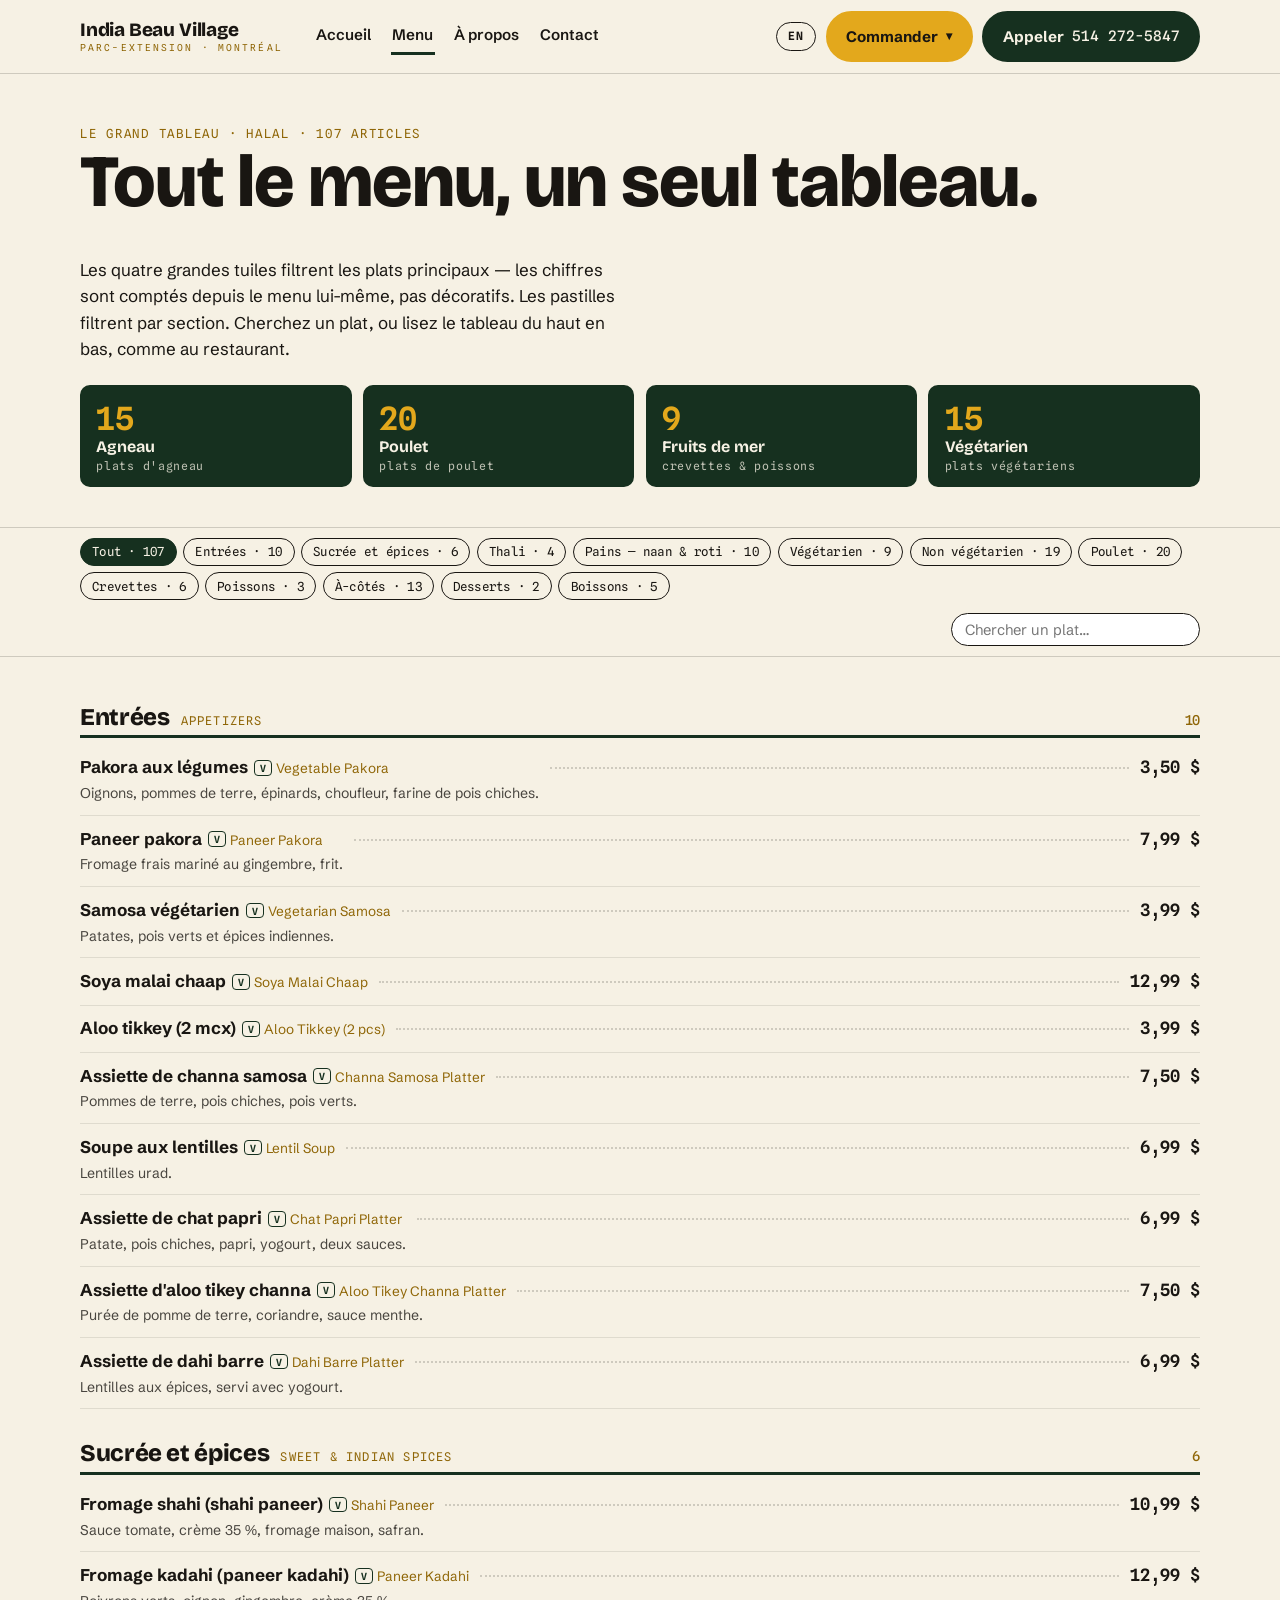
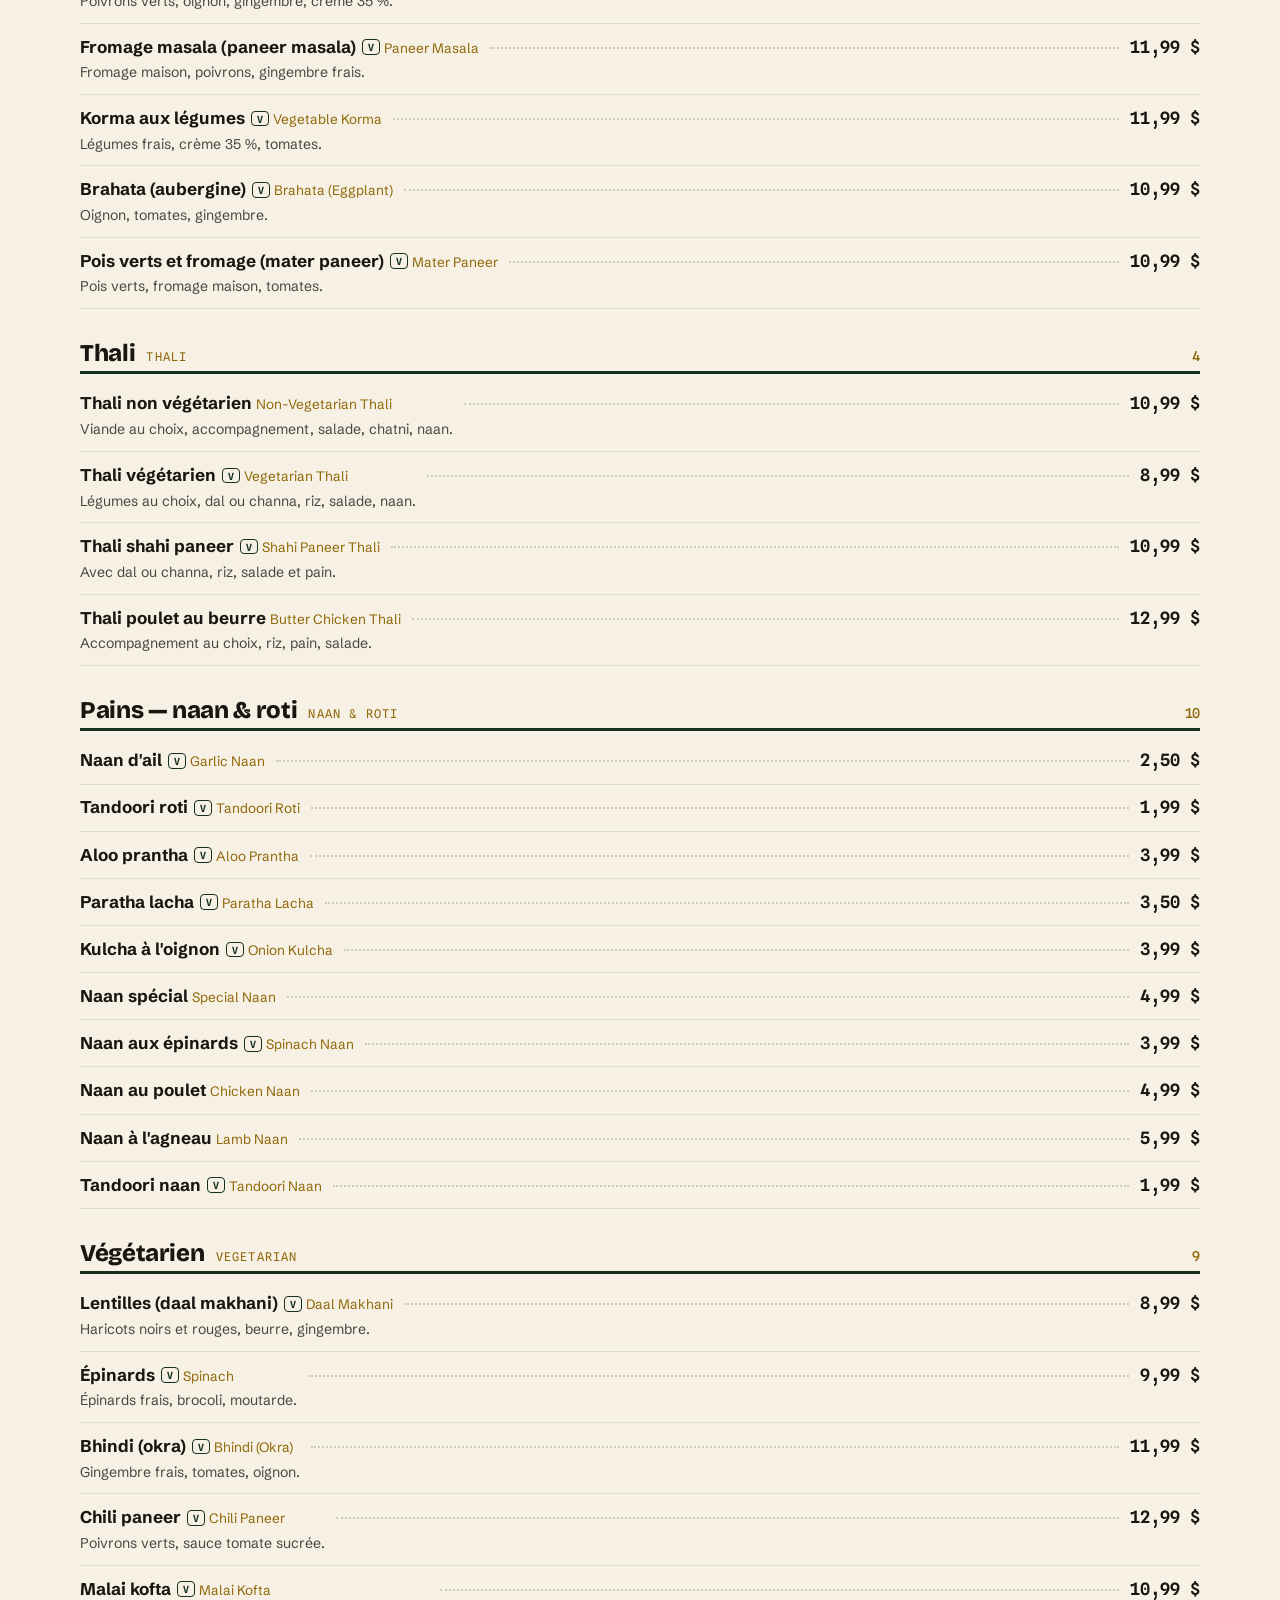
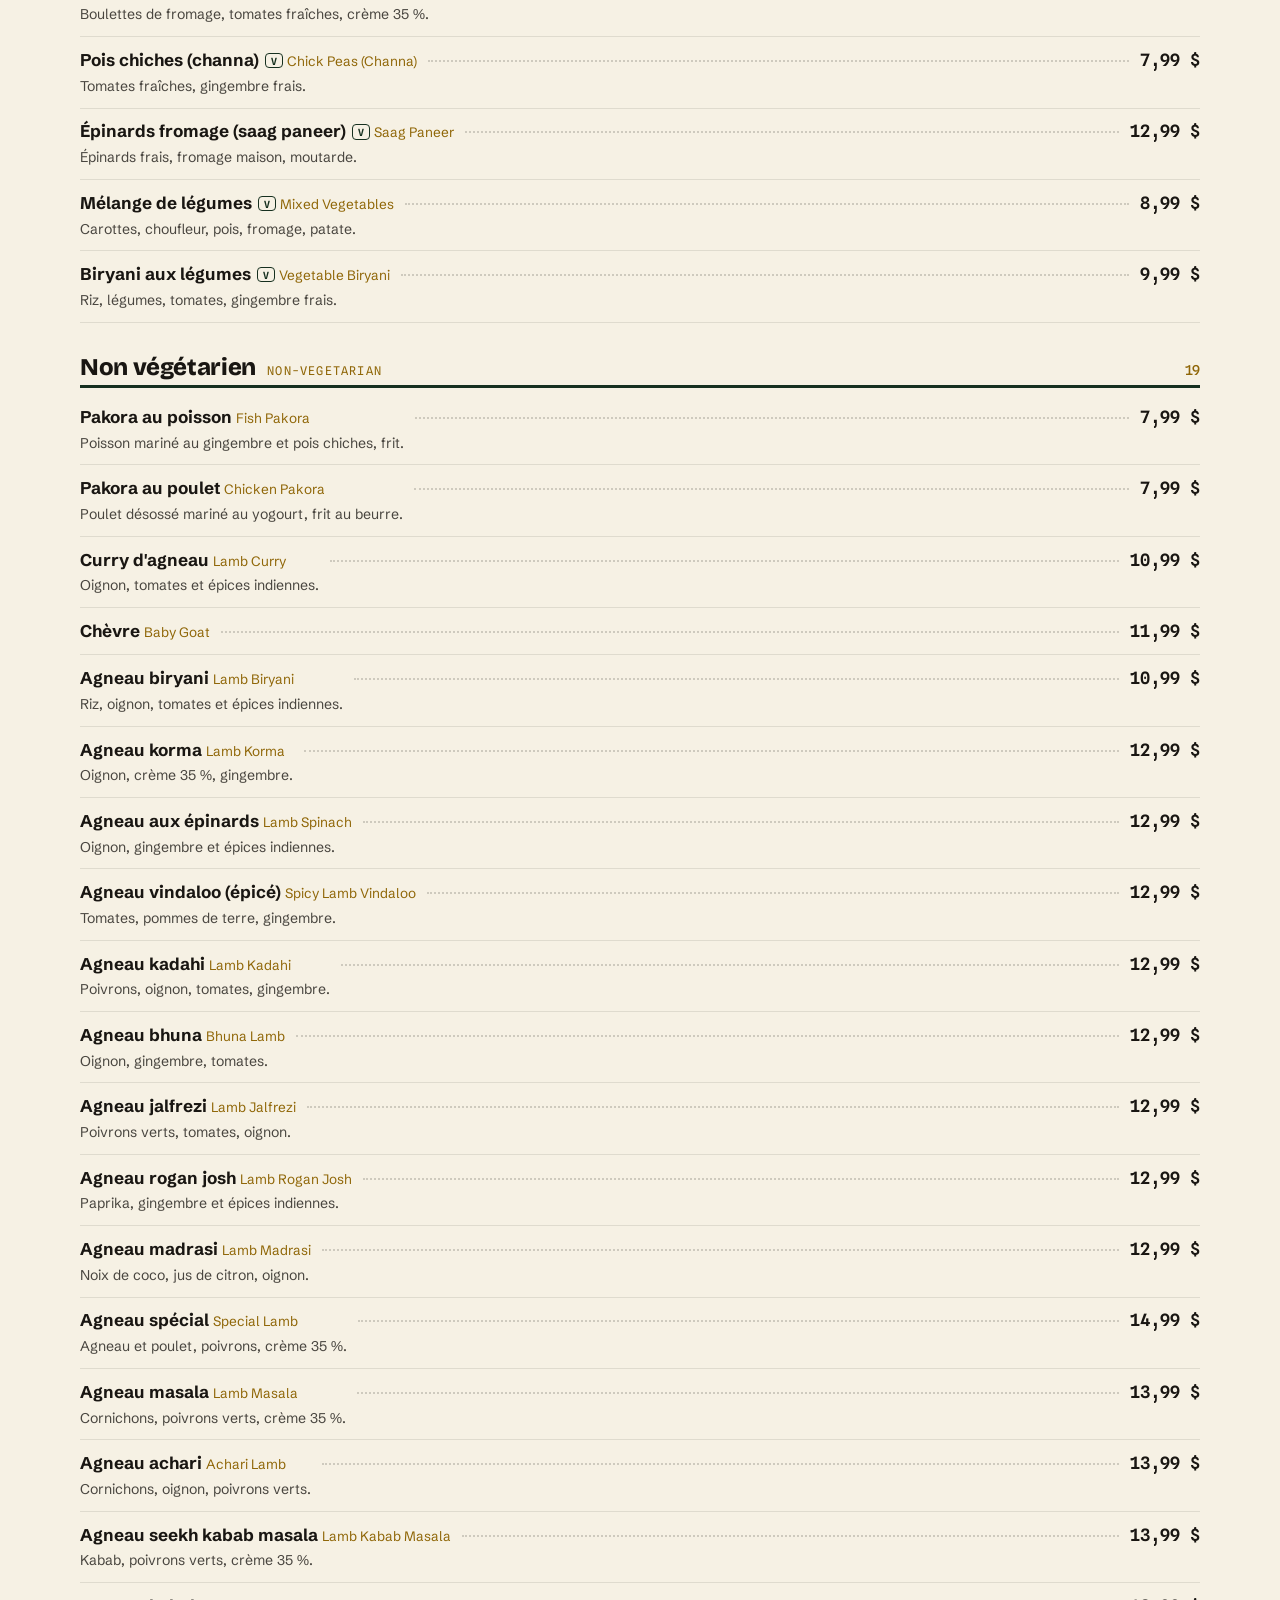
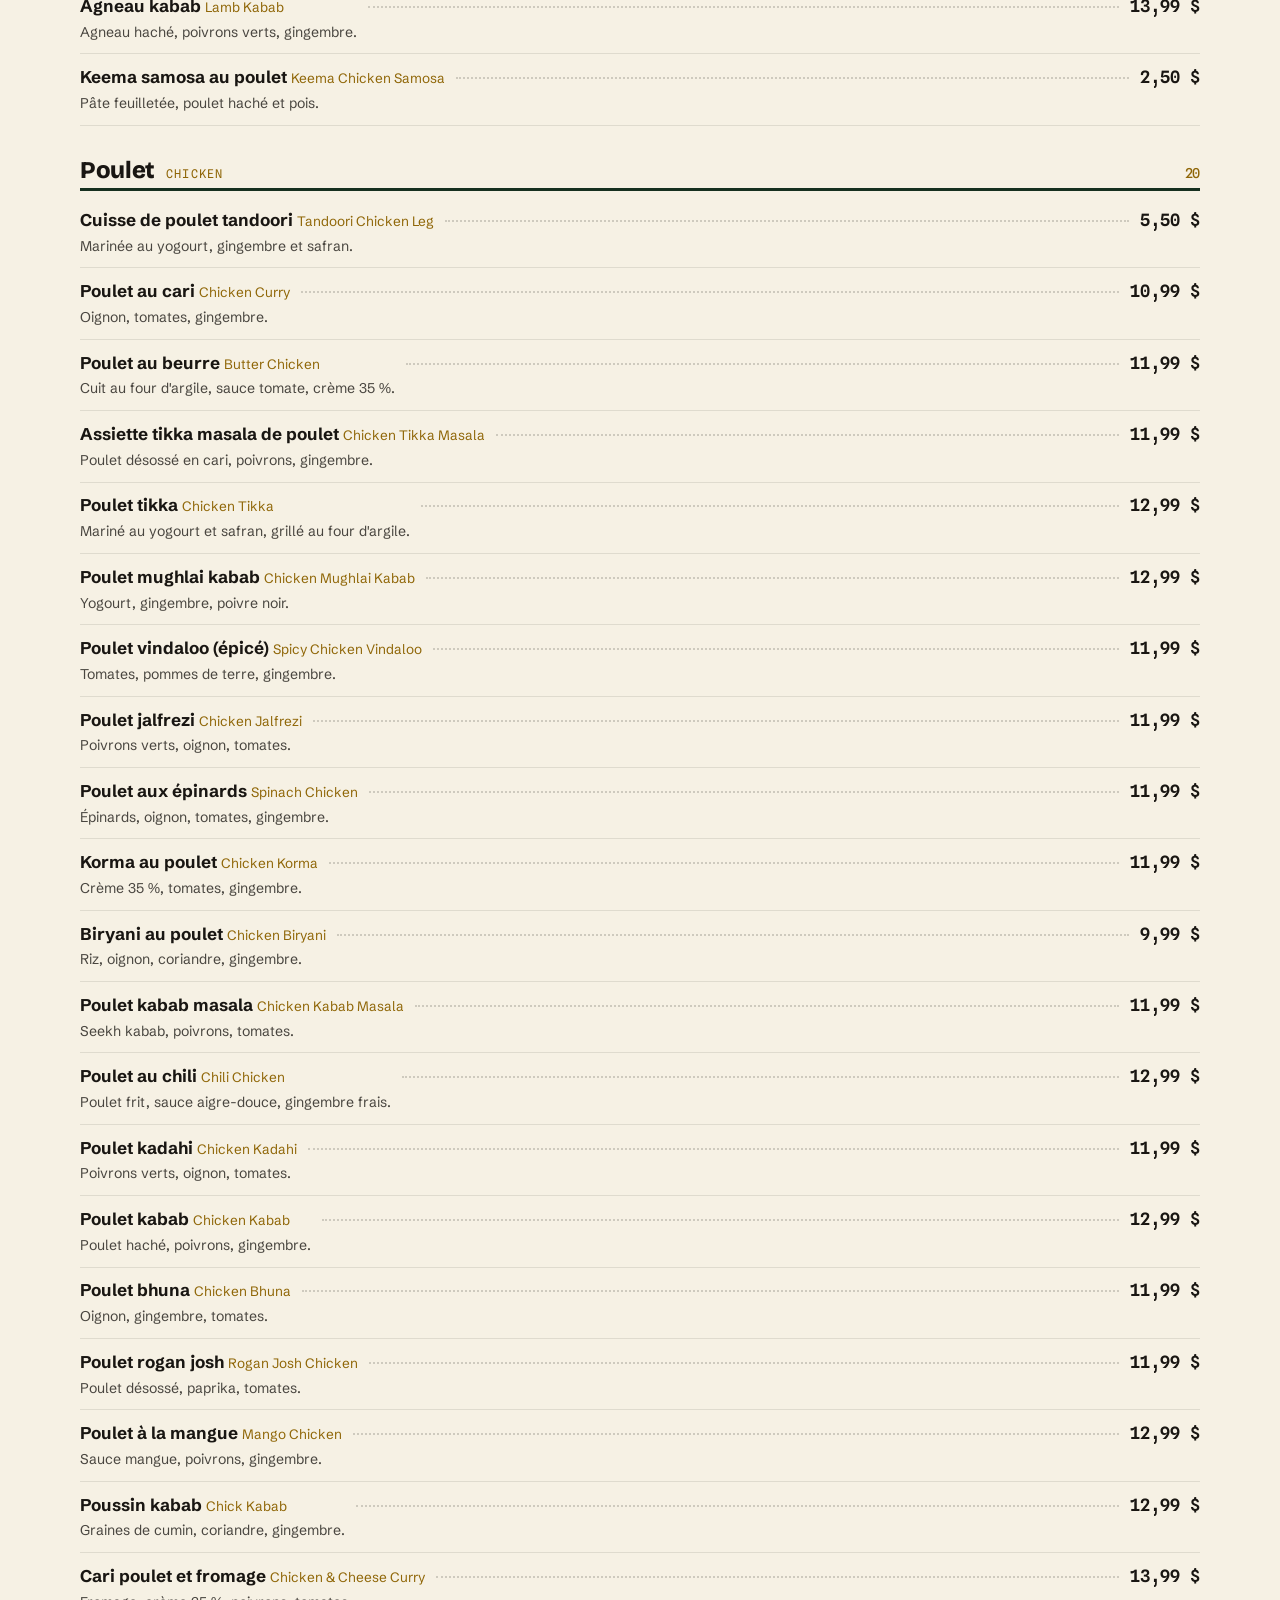
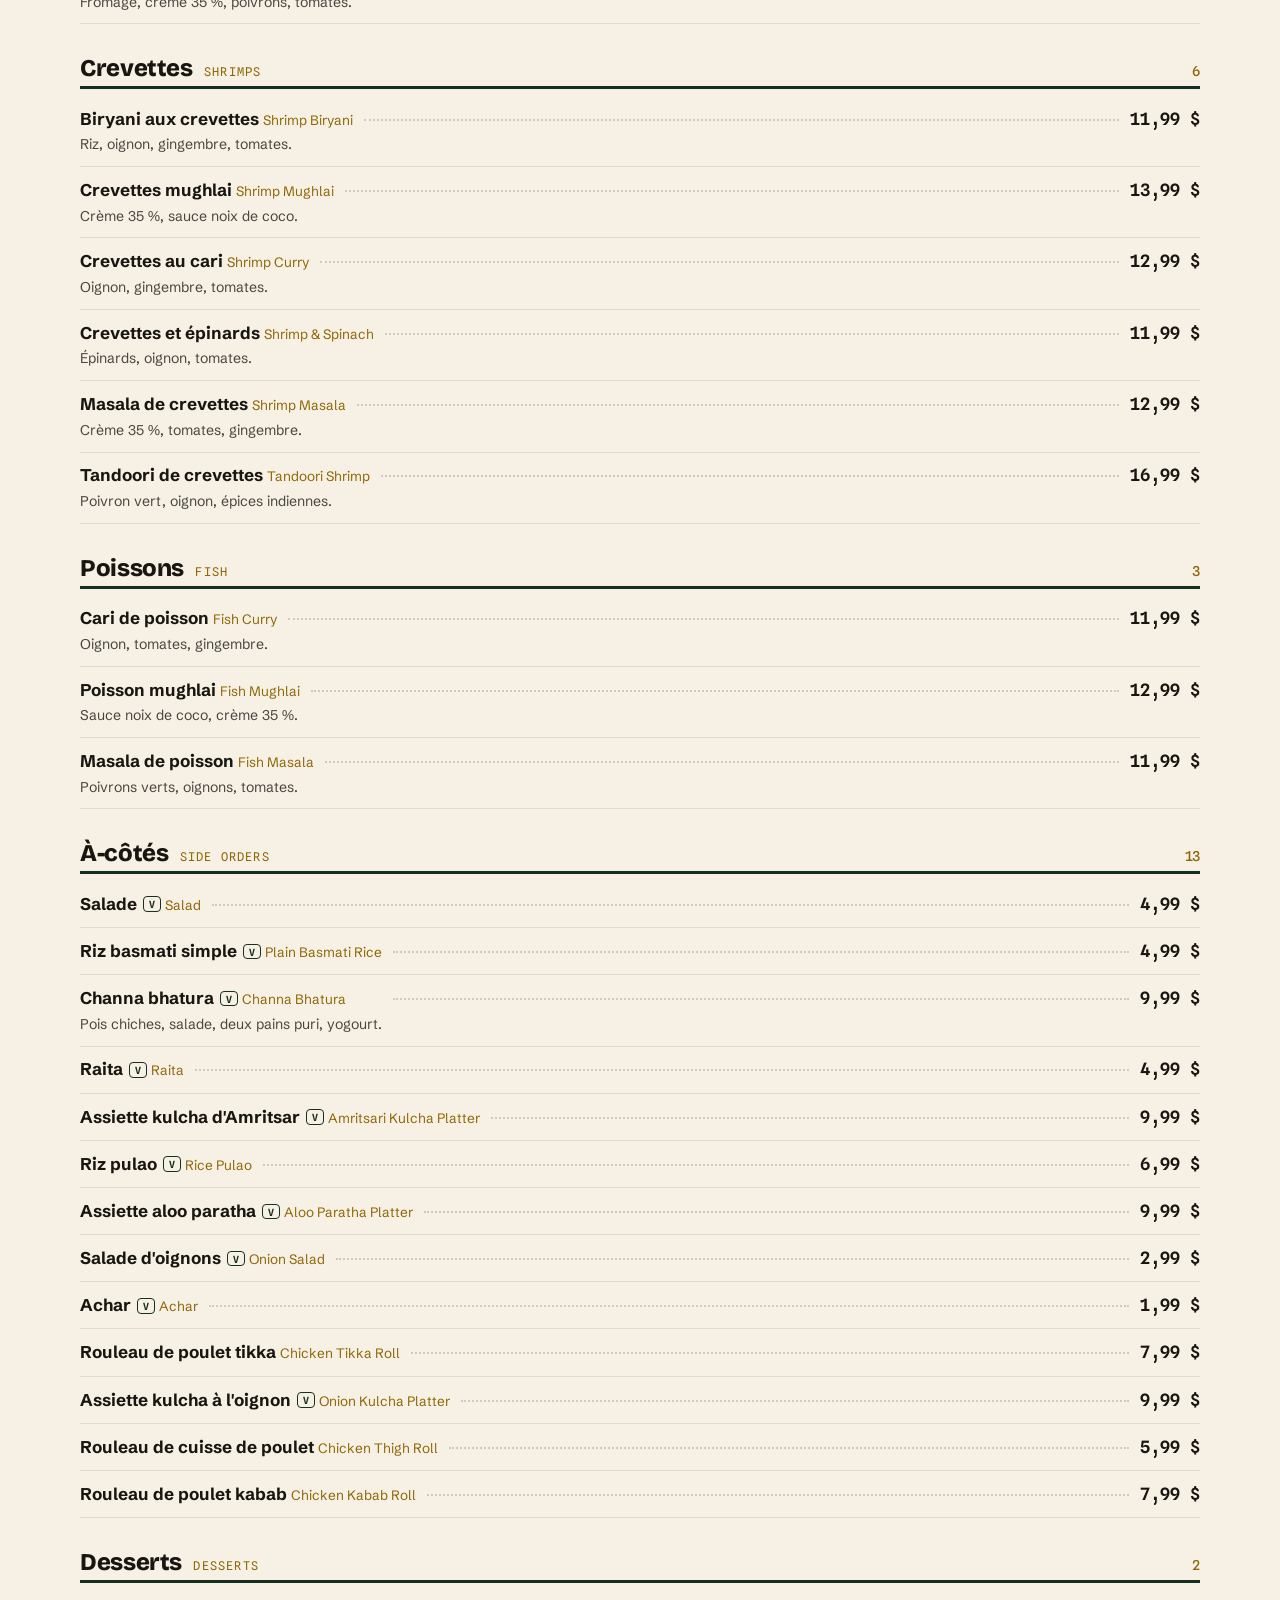
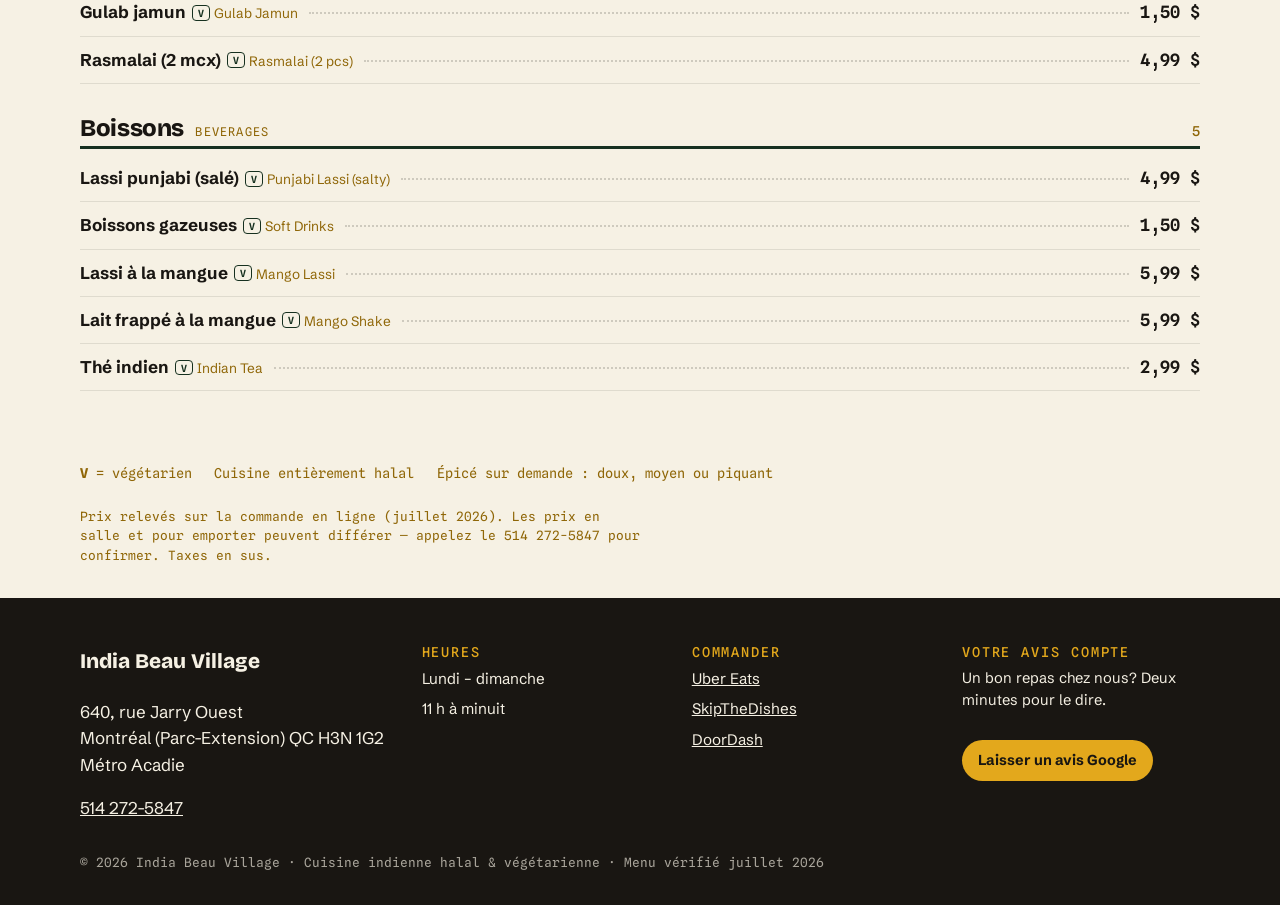
<file: menu.html>
<!DOCTYPE html>
<html lang="fr">
<head>
<meta charset="utf-8">
<meta name="viewport" content="width=device-width, initial-scale=1">
<title>Le grand tableau — menu complet · India Beau Village, Montréal</title>
<meta name="description" content="Le menu complet d'India Beau Village sur un seul tableau : 107 articles, dont 15 plats d'agneau, 20 de poulet, 9 de fruits de mer et 15 végétariens. Prix affichés, filtres par famille. Halal.">
<link rel="canonical" href="https://indiabeauvillage.com/menu.html">
<link rel="alternate" hreflang="fr-CA" href="https://indiabeauvillage.com/menu.html">
<link rel="alternate" hreflang="en-CA" href="https://indiabeauvillage.com/en/menu.html">
<link rel="alternate" hreflang="x-default" href="https://indiabeauvillage.com/menu.html">
<meta property="og:title" content="Le grand tableau — India Beau Village">
<meta property="og:description" content="107 articles, 59 plats principaux : agneau 15 · poulet 20 · fruits de mer 9 · végétarien 15. Halal, tout est là, tout est affiché.">
<meta property="og:type" content="website">
<meta property="og:image" content="https://portal.restodata.ca/india-beau-village/gallery/images/01_india-beau-_532-2024-12-05.jpg">
<meta property="og:image:width" content="1050">
<meta property="og:image:height" content="1400">
<meta property="og:url" content="https://indiabeauvillage.com/menu.html">
<link rel="preconnect" href="https://fonts.googleapis.com">
<link rel="preconnect" href="https://fonts.gstatic.com" crossorigin>
<link href="https://fonts.googleapis.com/css2?family=Bricolage+Grotesque:opsz,wght@12..96,700;12..96,800&family=Schibsted+Grotesk:wght@400;600;700&family=Spline+Sans+Mono:wght@400;500;600&display=swap" rel="stylesheet">
<link rel="stylesheet" href="assets/styles.css">
</head>
<body>
<a class="skip-link" href="#board">Aller au tableau</a>

<header class="site-header">
  <div class="wrap bar">
    <a class="brand" href="index.html">India Beau Village<small>Parc-Extension · Montréal</small></a>
    <nav class="site-nav" aria-label="Navigation principale">
      <a href="index.html">Accueil</a>
      <a href="menu.html" aria-current="page">Menu</a>
      <a href="a-propos.html">À propos</a>
      <a href="contact.html">Contact</a>
    </nav>
    <div class="header-cta">
      <a class="lang-switch" href="en/menu.html" hreflang="en-CA" lang="en" title="English">EN</a>
      <details class="dd">
        <summary aria-haspopup="menu">Commander</summary>
        <div class="dd-menu" role="menu">
          <a role="menuitem" href="https://www.ubereats.com/ca/store/indian-beau-village-640-rue-jarry/Z01CiQ7zXYykprTs0-Y7PA">Uber&nbsp;Eats <small>livraison</small></a>
          <a role="menuitem" href="https://www.skipthedishes.com/india-beau-village-rue-jarry-o">SkipTheDishes <small>livraison</small></a>
          <a role="menuitem" href="https://www.doordash.com/en-CA/store/india-beau-village-montreal-24800789/">DoorDash <small>livraison</small></a>
        </div>
      </details>
      <a class="btn btn--solid btn-call" href="tel:+15142725847">
        <span class="lbl">Appeler</span> <span class="num">514 272-5847</span>
      </a>
    </div>
  </div>
</header>

<main>
  <section class="board-hero">
    <div class="wrap">
      <span class="eyebrow">le grand tableau · halal · <span data-total>107</span> articles</span>
      <h1>Tout le menu, un seul tableau.</h1>
      <p>Les quatre grandes tuiles filtrent les plats principaux — les chiffres sont comptés depuis le menu lui-même, pas décoratifs. Les pastilles filtrent par section. Cherchez un plat, ou lisez le tableau du haut en bas, comme au restaurant.</p>
      <div class="board-tiles" data-tiles role="group" aria-label="Filtrer par grande famille"></div>
    </div>
  </section>

  <div class="board-toolbar">
    <div class="wrap inner">
      <div class="chips" data-chips role="group" aria-label="Filtrer par section"></div>
      <input class="board-search" id="board-search" type="search"
             placeholder="Chercher un plat…" aria-label="Chercher un plat">
    </div>
  </div>

  <div class="wrap board" id="board" aria-live="polite"></div>

  <div class="wrap">
    <p class="board-empty">Aucun plat ne correspond — effacez la recherche ou choisissez « Tout ».</p>
    <div class="board-legend">
      <span><strong>V</strong> = végétarien</span>
      <span>Cuisine entièrement halal</span>
      <span>Épicé sur demande : doux, moyen ou piquant</span>
    </div>
    <p class="board-note">Prix relevés sur la commande en ligne (juillet 2026). Les prix en salle et pour emporter peuvent différer — appelez le 514 272-5847 pour confirmer. Taxes en sus.</p>
  </div>
</main>

<footer class="site-footer">
  <div class="wrap footer-grid">
    <div>
      <p class="footer-brand">India Beau Village</p>
      <p>640, rue Jarry Ouest<br>Montréal (Parc-Extension) QC&nbsp;H3N&nbsp;1G2<br>Métro Acadie</p>
      <a href="tel:+15142725847">514 272-5847</a>
    </div>
    <div>
      <h3>Heures</h3>
      <ul>
        <li>Lundi – dimanche</li>
        <li>11 h à minuit</li>
      </ul>
    </div>
    <div>
      <h3>Commander</h3>
      <ul>
        <li><a href="https://www.ubereats.com/ca/store/indian-beau-village-640-rue-jarry/Z01CiQ7zXYykprTs0-Y7PA">Uber Eats</a></li>
        <li><a href="https://www.skipthedishes.com/india-beau-village-rue-jarry-o">SkipTheDishes</a></li>
        <li><a href="https://www.doordash.com/en-CA/store/india-beau-village-montreal-24800789/">DoorDash</a></li>
      </ul>
    </div>
    <div>
      <h3>Votre avis compte</h3>
      <p style="font-size:.92rem;max-width:26ch">Un bon repas chez nous? Deux minutes pour le dire.</p>
      <a class="review-cta" href="https://search.google.com/local/writereview?placeid=ChIJ2wLiqgYZyUwRs9xaQzEEtgk">Laisser un avis Google</a>
    </div>
  </div>
  <div class="wrap footer-note">
    © <span data-year>2026</span> India Beau Village · Cuisine indienne halal &amp; végétarienne · Menu vérifié juillet 2026
  </div>
</footer>

<script src="assets/menu-data.js"></script>
<script src="assets/site.js"></script>
</body>
</html>
</file>
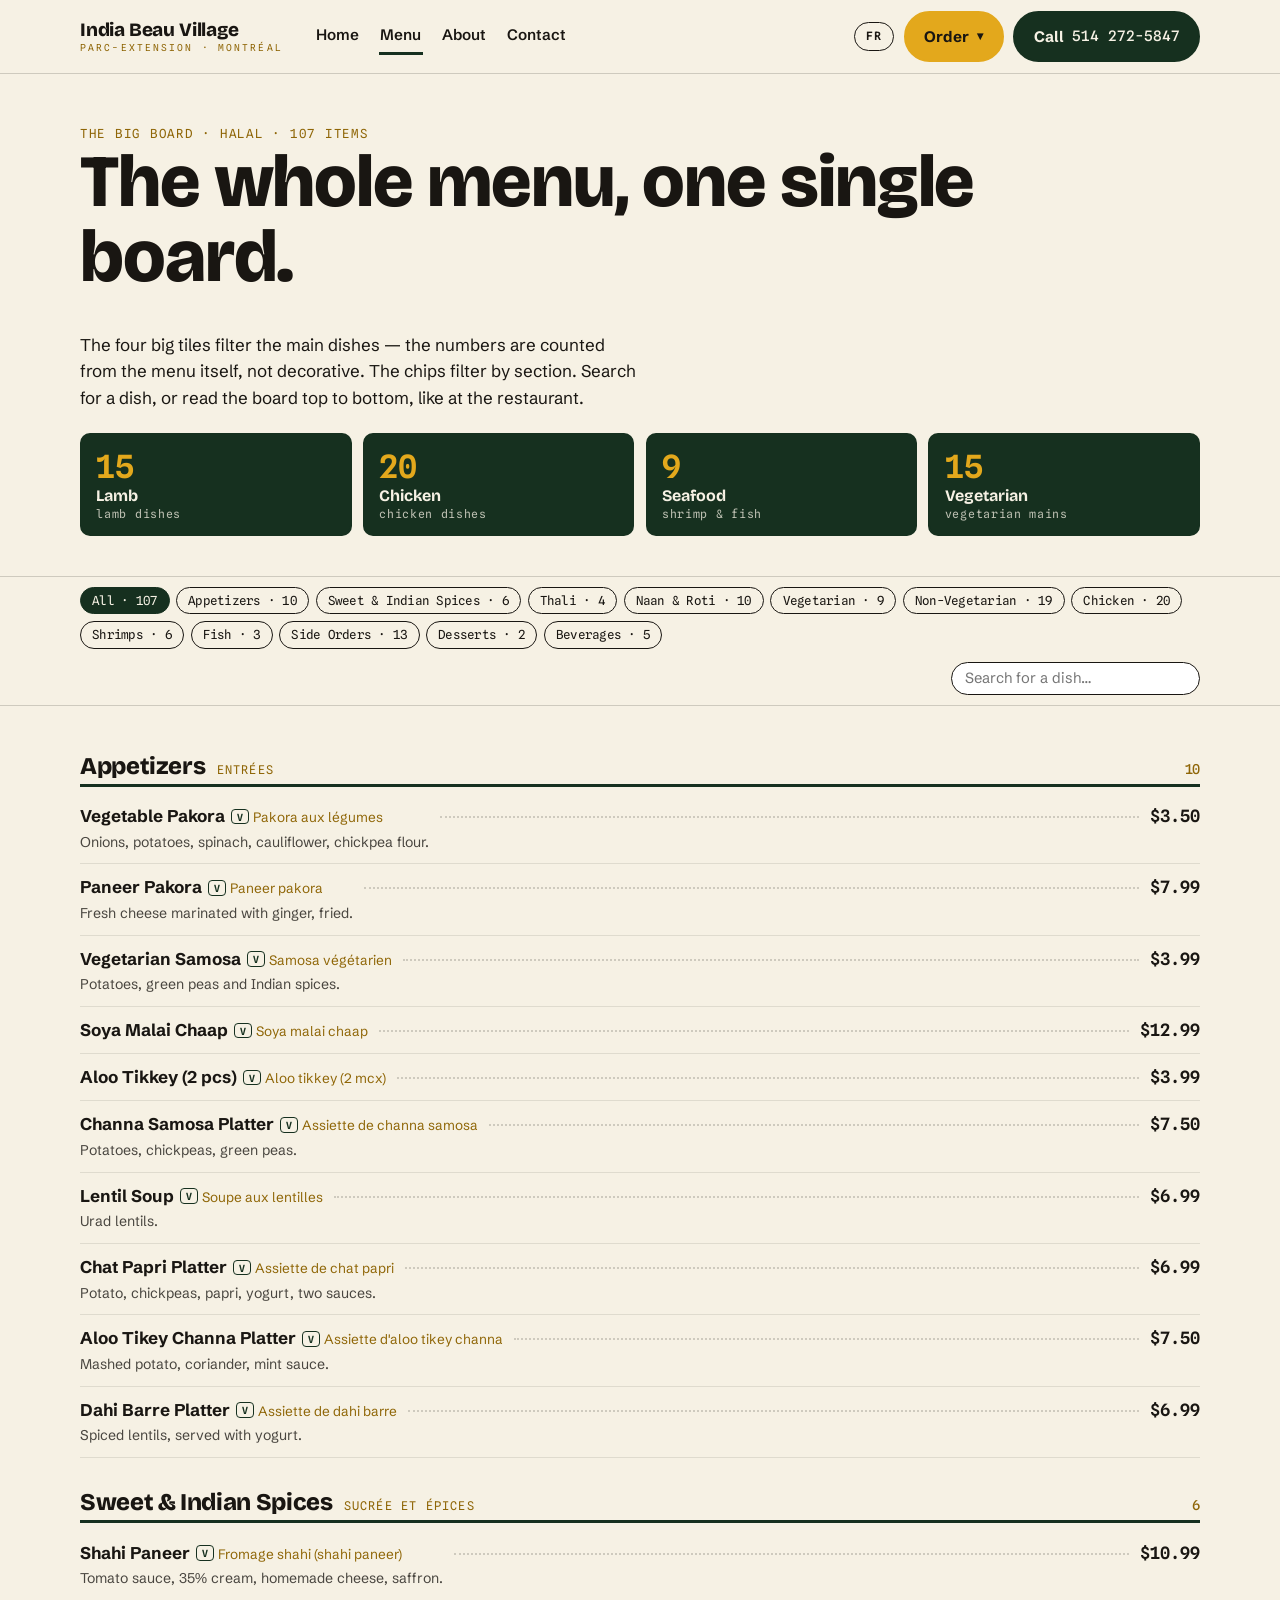
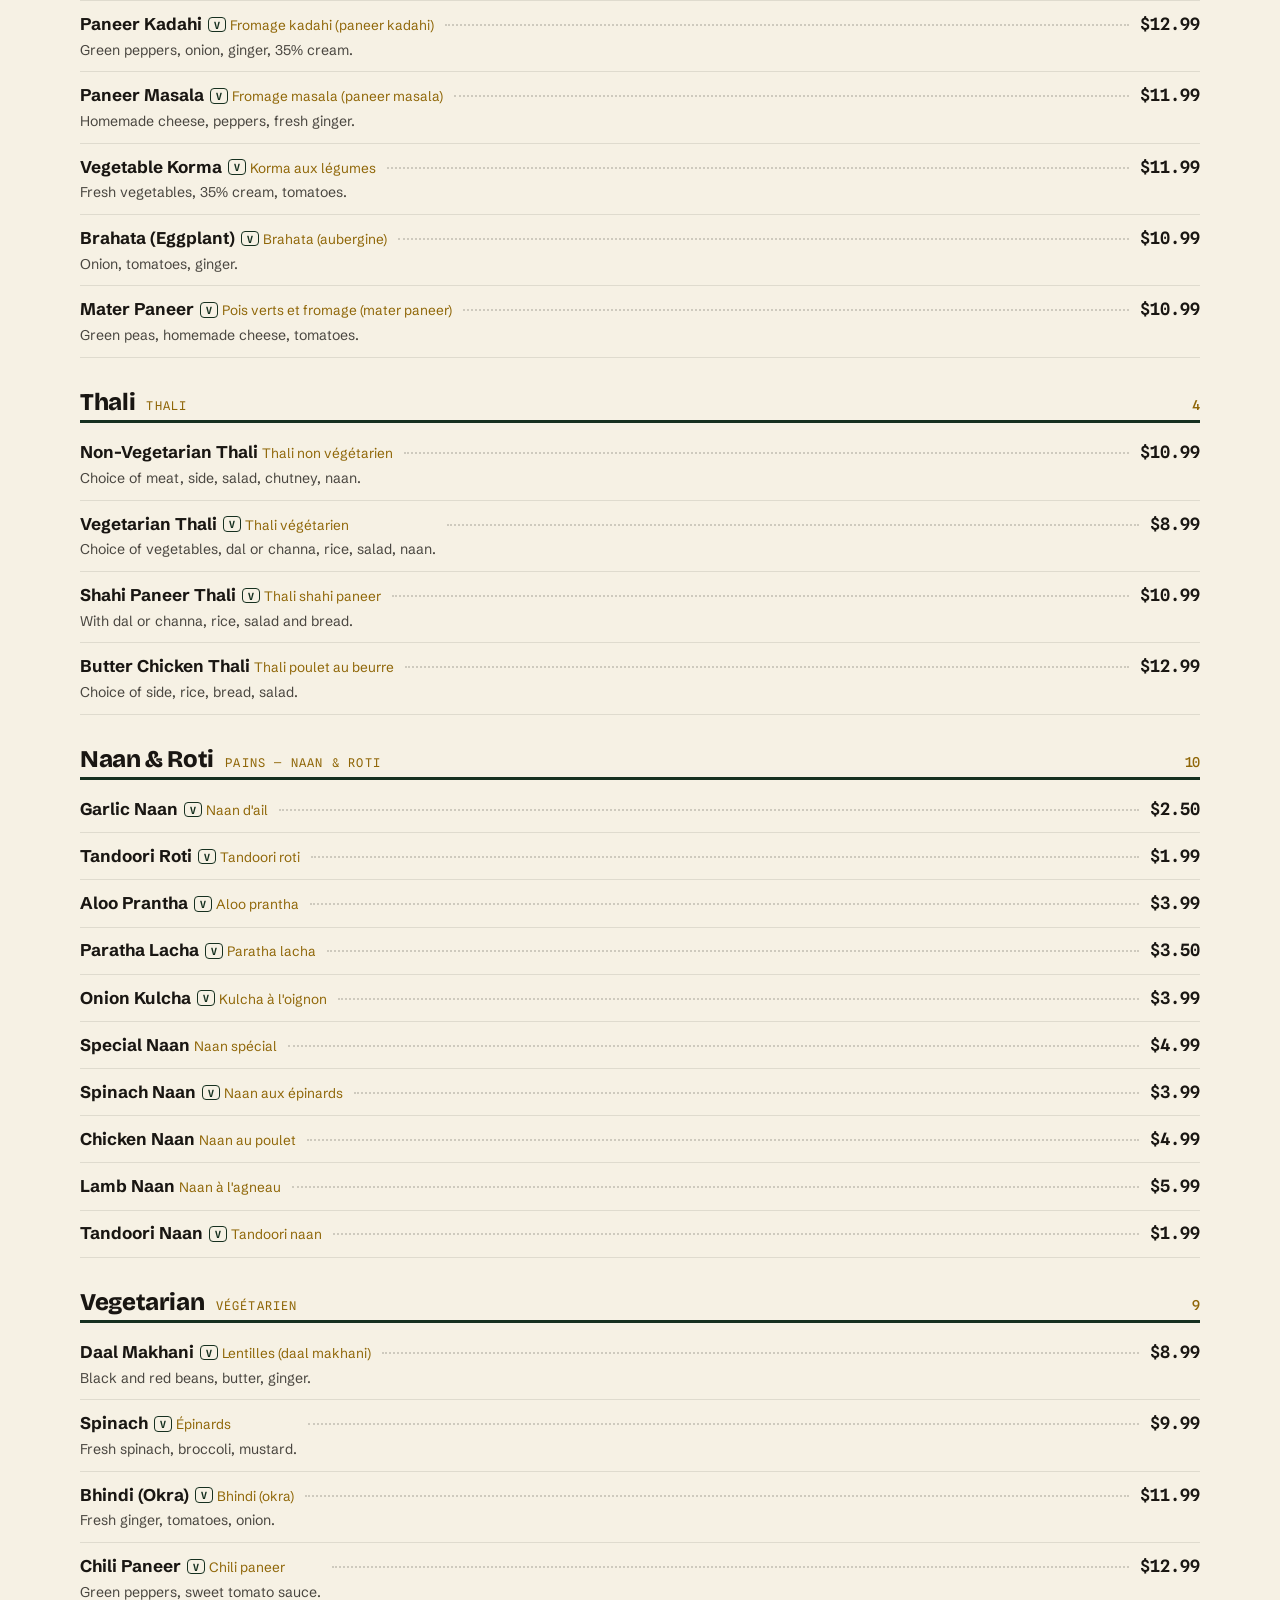
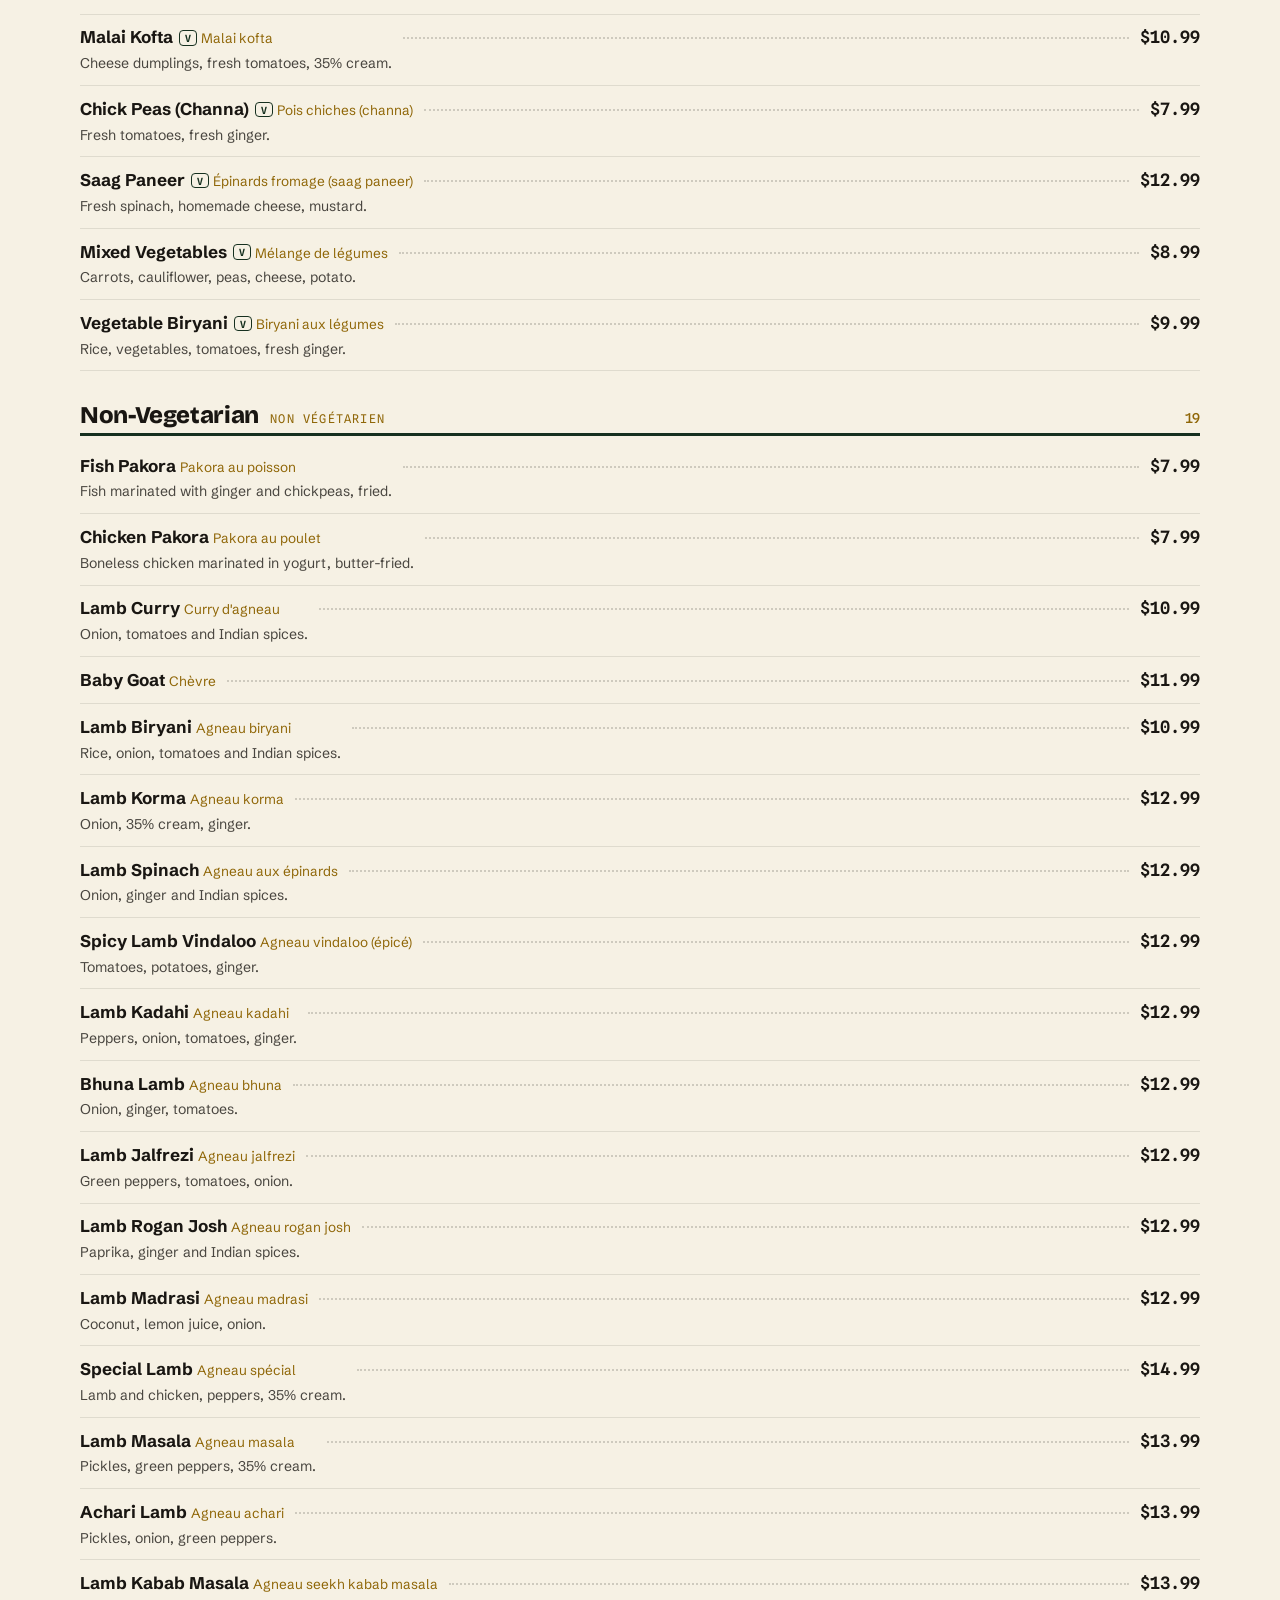
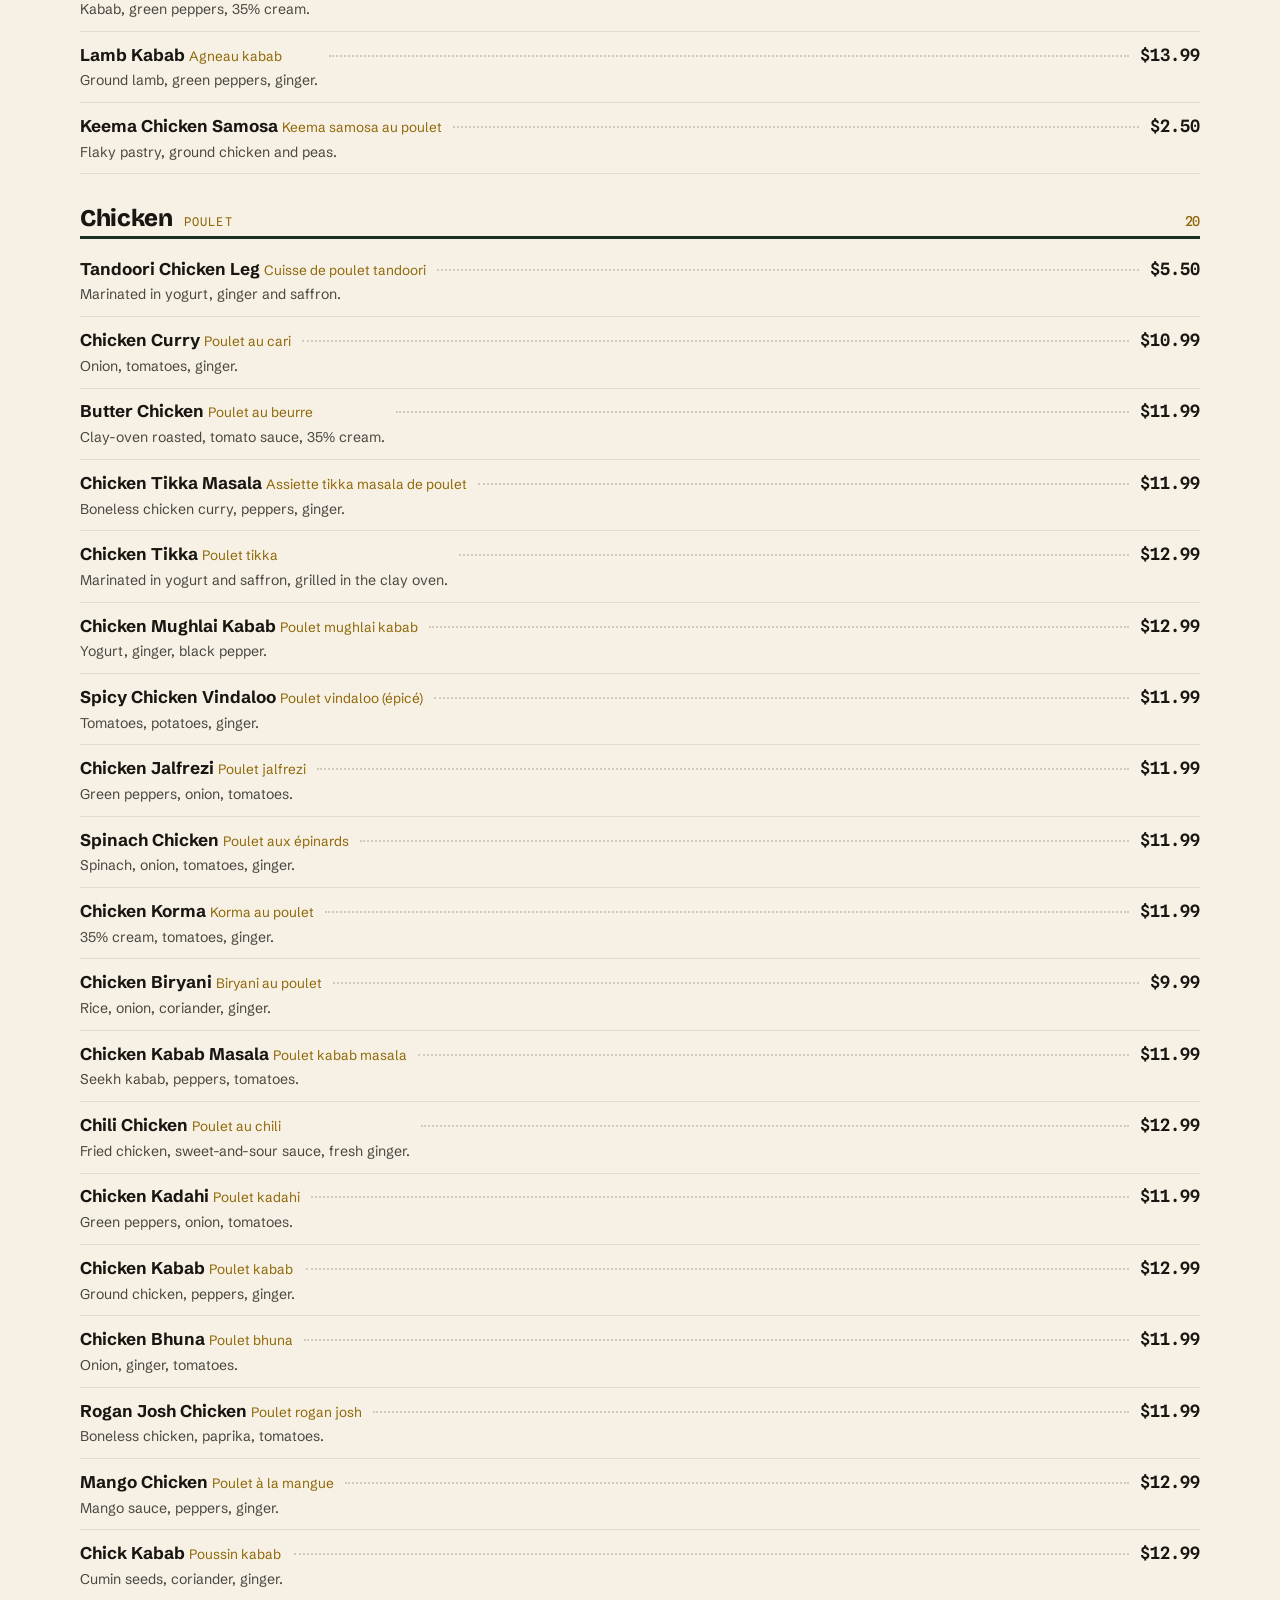
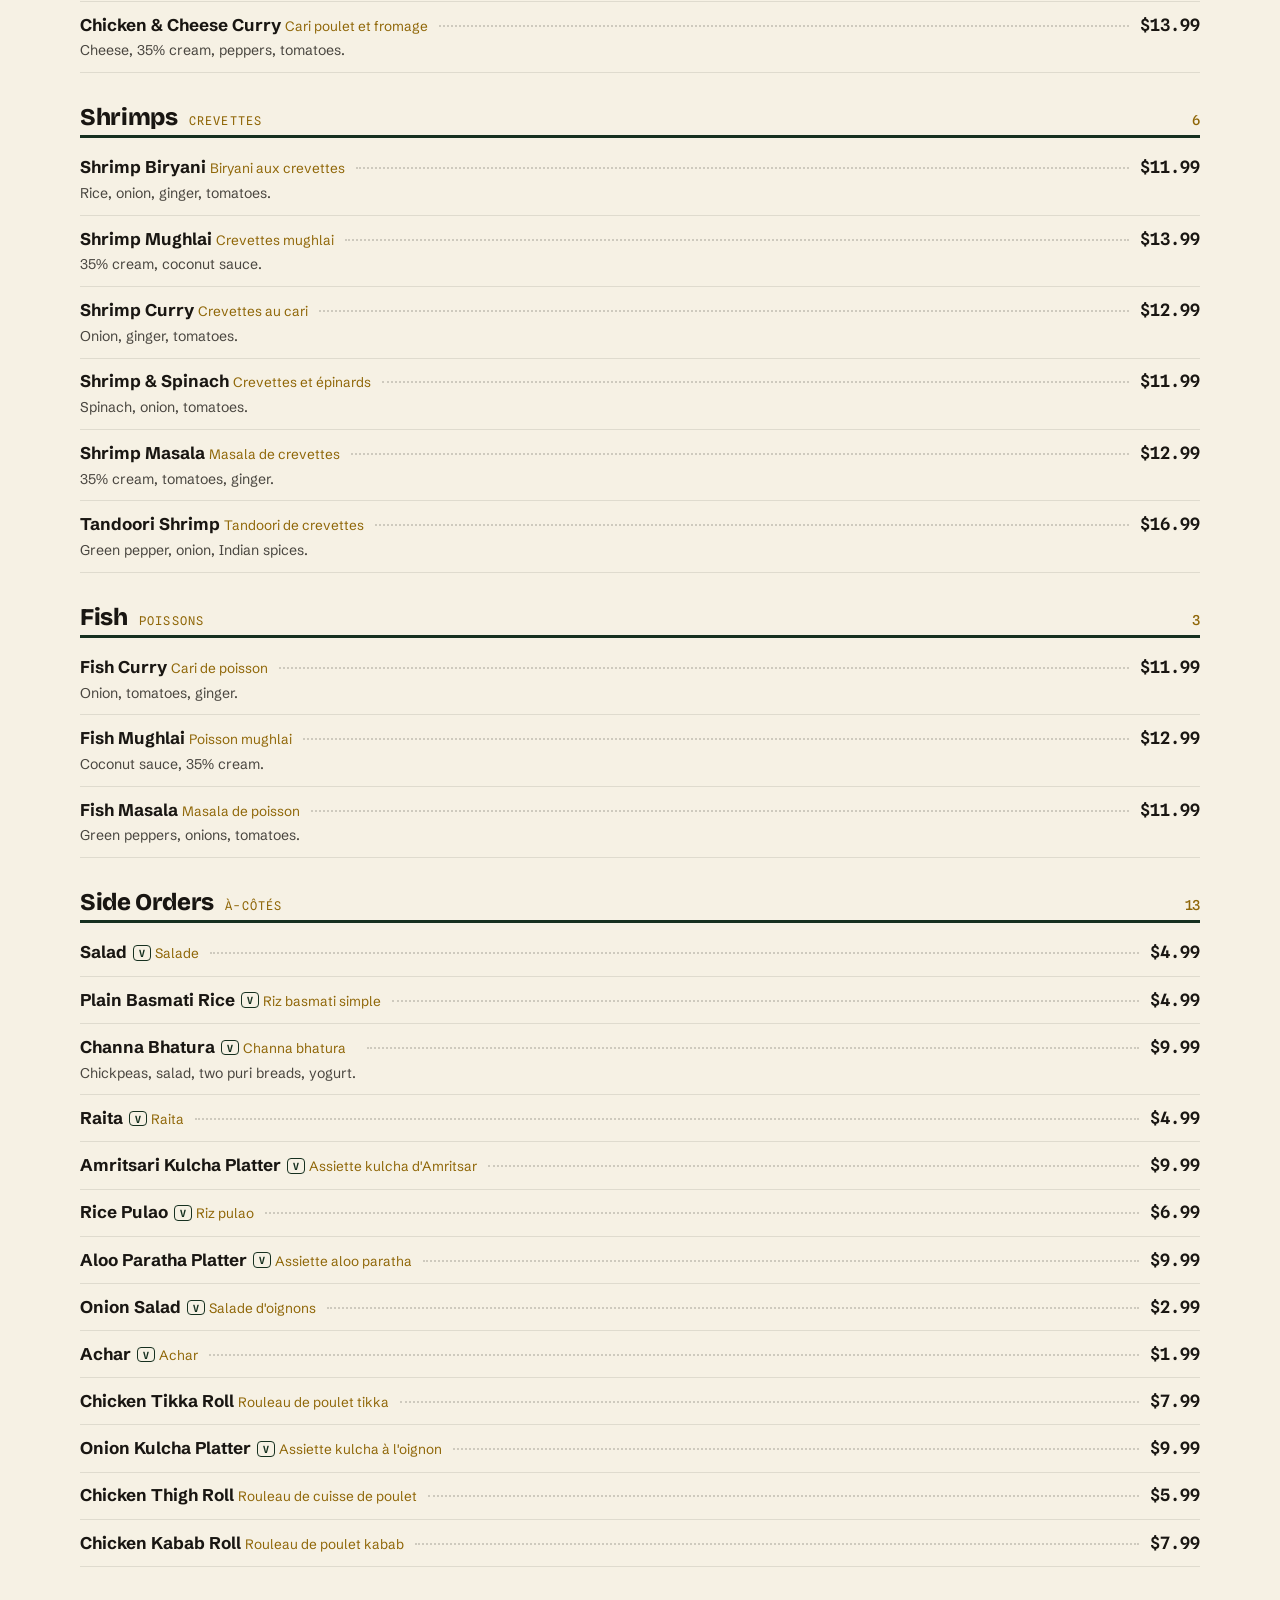
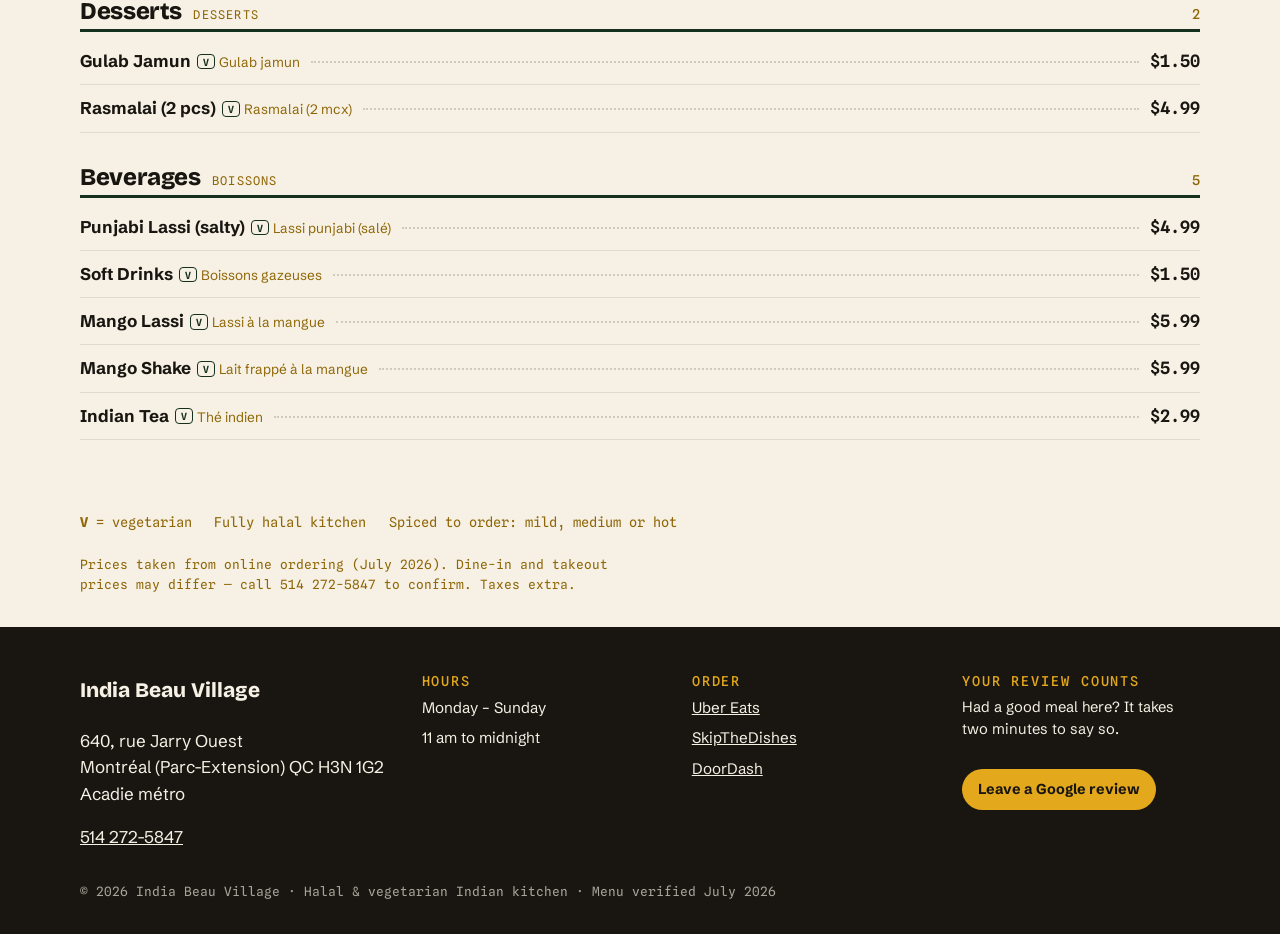
<file: en/menu.html>
<!DOCTYPE html>
<html lang="en">
<head>
<meta charset="utf-8">
<meta name="viewport" content="width=device-width, initial-scale=1">
<title>The big board — full menu · India Beau Village, Montréal</title>
<meta name="description" content="India Beau Village's full menu on a single board: 107 items, including 15 lamb dishes, 20 chicken, 9 seafood and 15 vegetarian. Prices shown, filters by family. Halal.">
<link rel="canonical" href="https://indiabeauvillage.com/en/menu.html">
<link rel="alternate" hreflang="fr-CA" href="https://indiabeauvillage.com/menu.html">
<link rel="alternate" hreflang="en-CA" href="https://indiabeauvillage.com/en/menu.html">
<link rel="alternate" hreflang="x-default" href="https://indiabeauvillage.com/menu.html">
<meta property="og:title" content="The big board — India Beau Village">
<meta property="og:description" content="107 items, 59 main dishes: lamb 15 · chicken 20 · seafood 9 · vegetarian 15. Halal — it's all there, all priced.">
<meta property="og:type" content="website">
<meta property="og:image" content="https://portal.restodata.ca/india-beau-village/gallery/images/01_india-beau-_532-2024-12-05.jpg">
<meta property="og:image:width" content="1050">
<meta property="og:image:height" content="1400">
<meta property="og:url" content="https://indiabeauvillage.com/en/menu.html">
<link rel="preconnect" href="https://fonts.googleapis.com">
<link rel="preconnect" href="https://fonts.gstatic.com" crossorigin>
<link href="https://fonts.googleapis.com/css2?family=Bricolage+Grotesque:opsz,wght@12..96,700;12..96,800&family=Schibsted+Grotesk:wght@400;600;700&family=Spline+Sans+Mono:wght@400;500;600&display=swap" rel="stylesheet">
<link rel="stylesheet" href="../assets/styles.css">
</head>
<body>
<a class="skip-link" href="#board">Skip to the board</a>

<header class="site-header">
  <div class="wrap bar">
    <a class="brand" href="index.html">India Beau Village<small>Parc-Extension · Montréal</small></a>
    <nav class="site-nav" aria-label="Main navigation">
      <a href="index.html">Home</a>
      <a href="menu.html" aria-current="page">Menu</a>
      <a href="about.html">About</a>
      <a href="contact.html">Contact</a>
    </nav>
    <div class="header-cta">
      <a class="lang-switch" href="../menu.html" hreflang="fr-CA" lang="fr" title="Français">FR</a>
      <details class="dd">
        <summary aria-haspopup="menu">Order</summary>
        <div class="dd-menu" role="menu">
          <a role="menuitem" href="https://www.ubereats.com/ca/store/indian-beau-village-640-rue-jarry/Z01CiQ7zXYykprTs0-Y7PA">Uber&nbsp;Eats <small>delivery</small></a>
          <a role="menuitem" href="https://www.skipthedishes.com/india-beau-village-rue-jarry-o">SkipTheDishes <small>delivery</small></a>
          <a role="menuitem" href="https://www.doordash.com/en-CA/store/india-beau-village-montreal-24800789/">DoorDash <small>delivery</small></a>
        </div>
      </details>
      <a class="btn btn--solid btn-call" href="tel:+15142725847">
        <span class="lbl">Call</span> <span class="num">514 272-5847</span>
      </a>
    </div>
  </div>
</header>

<main>
  <section class="board-hero">
    <div class="wrap">
      <span class="eyebrow">the big board · halal · <span data-total>107</span> items</span>
      <h1>The whole menu, one single board.</h1>
      <p>The four big tiles filter the main dishes — the numbers are counted from the menu itself, not decorative. The chips filter by section. Search for a dish, or read the board top to bottom, like at the restaurant.</p>
      <div class="board-tiles" data-tiles role="group" aria-label="Filter by main family"></div>
    </div>
  </section>

  <div class="board-toolbar">
    <div class="wrap inner">
      <div class="chips" data-chips role="group" aria-label="Filter by section"></div>
      <input class="board-search" id="board-search" type="search"
             placeholder="Search for a dish…" aria-label="Search for a dish">
    </div>
  </div>

  <div class="wrap board" id="board" aria-live="polite"></div>

  <div class="wrap">
    <p class="board-empty">No dish matches — clear the search or pick "All".</p>
    <div class="board-legend">
      <span><strong>V</strong> = vegetarian</span>
      <span>Fully halal kitchen</span>
      <span>Spiced to order: mild, medium or hot</span>
    </div>
    <p class="board-note">Prices taken from online ordering (July 2026). Dine-in and takeout prices may differ — call 514 272-5847 to confirm. Taxes extra.</p>
  </div>
</main>

<footer class="site-footer">
  <div class="wrap footer-grid">
    <div>
      <p class="footer-brand">India Beau Village</p>
      <p>640, rue Jarry Ouest<br>Montréal (Parc-Extension) QC&nbsp;H3N&nbsp;1G2<br>Acadie métro</p>
      <a href="tel:+15142725847">514 272-5847</a>
    </div>
    <div>
      <h3>Hours</h3>
      <ul>
        <li>Monday – Sunday</li>
        <li>11 am to midnight</li>
      </ul>
    </div>
    <div>
      <h3>Order</h3>
      <ul>
        <li><a href="https://www.ubereats.com/ca/store/indian-beau-village-640-rue-jarry/Z01CiQ7zXYykprTs0-Y7PA">Uber Eats</a></li>
        <li><a href="https://www.skipthedishes.com/india-beau-village-rue-jarry-o">SkipTheDishes</a></li>
        <li><a href="https://www.doordash.com/en-CA/store/india-beau-village-montreal-24800789/">DoorDash</a></li>
      </ul>
    </div>
    <div>
      <h3>Your review counts</h3>
      <p style="font-size:.92rem;max-width:26ch">Had a good meal here? It takes two minutes to say so.</p>
      <a class="review-cta" href="https://search.google.com/local/writereview?placeid=ChIJ2wLiqgYZyUwRs9xaQzEEtgk">Leave a Google review</a>
    </div>
  </div>
  <div class="wrap footer-note">
    © <span data-year>2026</span> India Beau Village · Halal &amp; vegetarian Indian kitchen · Menu verified July 2026
  </div>
</footer>

<script src="../assets/menu-data.js"></script>
<script src="../assets/site.js"></script>
</body>
</html>
</file>
<file: assets/styles.css>
/* ============================================================
   India Beau Village — feuille de style
   Palette : vert feuille de cari · curcuma · blanc cassé · encre
   Titres : Bricolage Grotesque · Texte : Schibsted Grotesk
   Prix & compteurs : Spline Sans Mono (registre « ardoise »)
   ============================================================ */

:root{
  --leaf:      #16301F;   /* vert feuille de cari, profond */
  --leaf-2:    #21452C;   /* vert moyen (tuiles, survols) */
  --leaf-tint: #E7EDE4;   /* teinte feuille très pâle */
  --turmeric:  #E3A81C;   /* curcuma (grands aplats, chiffres) */
  --turmeric-ink:#8F6607; /* curcuma foncé, lisible en petit sur crème */
  --cream:     #F6F1E4;   /* blanc cassé */
  --ink:       #191612;   /* encre */
  --line:      rgba(25,22,18,.18);
  --line-soft: rgba(25,22,18,.10);
  --radius: 10px;
  --font-display:"Bricolage Grotesque","Arial Narrow",Impact,sans-serif;
  --font-body:"Schibsted Grotesk","Helvetica Neue",Arial,sans-serif;
  --font-mono:"Spline Sans Mono",ui-monospace,"SFMono-Regular",Menlo,monospace;
  --wrap: 1120px;
}

*,*::before,*::after{ box-sizing:border-box; }
html{ scroll-behavior:smooth; }
@media (prefers-reduced-motion: reduce){
  html{ scroll-behavior:auto; }
  *,*::before,*::after{ animation:none !important; transition:none !important; }
}

body{
  margin:0;
  background:var(--cream);
  color:var(--ink);
  font-family:var(--font-body);
  font-size:1.0625rem;
  line-height:1.55;
  -webkit-font-smoothing:antialiased;
}

img,svg{ max-width:100%; display:block; }
a{ color:inherit; }
:focus-visible{ outline:3px solid var(--turmeric); outline-offset:3px; border-radius:2px; }

.wrap{ width:min(var(--wrap),100% - 2.5rem); margin-inline:auto; }
.skip-link{
  position:absolute; left:-999px; top:0; background:var(--ink); color:var(--cream);
  padding:.6rem 1rem; z-index:100;
}
.skip-link:focus{ left:.5rem; top:.5rem; }

h1,h2,h3{ font-family:var(--font-display); line-height:1.02; margin:0 0 .5em; letter-spacing:-.015em; }
h1{ font-size:clamp(2.6rem,7vw,4.6rem); font-weight:800; }
h2{ font-size:clamp(1.7rem,3.6vw,2.5rem); font-weight:800; }
h3{ font-size:1.2rem; font-weight:700; }
p{ margin:0 0 1em; max-width:62ch; }

.eyebrow{
  font-family:var(--font-mono);
  font-size:.78rem; letter-spacing:.14em; text-transform:uppercase;
  color:var(--turmeric-ink);
}
.on-dark .eyebrow{ color:var(--turmeric); }

/* ---------- Boutons ---------- */
.btn{
  display:inline-flex; align-items:center; gap:.5rem;
  font-family:var(--font-body); font-weight:700; font-size:.95rem;
  padding:.72rem 1.15rem; border-radius:999px; text-decoration:none;
  border:2px solid var(--ink); color:var(--ink); background:transparent;
  cursor:pointer; transition:background .15s ease,color .15s ease;
}
.btn:hover{ background:var(--ink); color:var(--cream); }
.btn--solid{ background:var(--leaf); border-color:var(--leaf); color:var(--cream); }
.btn--solid:hover{ background:var(--ink); border-color:var(--ink); }
.btn--turmeric{ background:var(--turmeric); border-color:var(--turmeric); color:var(--ink); }
.btn--turmeric:hover{ background:var(--ink); border-color:var(--ink); color:var(--cream); }

/* ---------- En-tête ---------- */
.site-header{
  position:sticky; top:0; z-index:50;
  background:var(--cream);
  border-bottom:1px solid var(--line);
}
.site-header .bar{
  display:flex; align-items:center; gap:1rem;
  padding:.7rem 0;
}
.brand{
  font-family:var(--font-display); font-weight:800; font-size:1.18rem;
  text-decoration:none; letter-spacing:-.01em; line-height:1;
}
.brand small{
  display:block; font-family:var(--font-mono); font-weight:400;
  font-size:.6rem; letter-spacing:.22em; text-transform:uppercase;
  color:var(--turmeric-ink); margin-top:.2rem;
}
.site-nav{ display:flex; gap:1.1rem; margin-left:1rem; }
.site-nav a{
  text-decoration:none; font-weight:600; font-size:.95rem;
  padding:.35rem .1rem; border-bottom:3px solid transparent;
}
.site-nav a:hover{ border-bottom-color:var(--turmeric); }
.site-nav a[aria-current="page"]{ border-bottom-color:var(--leaf); }
.header-cta{ margin-left:auto; display:flex; gap:.6rem; align-items:center; }

/* Sélecteur de plateformes « Commander » */
.dd{ position:relative; }
.dd > summary{
  list-style:none; display:inline-flex; align-items:center; gap:.5rem;
  font-weight:700; font-size:.95rem; padding:.72rem 1.15rem;
  border-radius:999px; background:var(--turmeric); color:var(--ink);
  border:2px solid var(--turmeric); cursor:pointer; user-select:none;
}
.dd > summary::-webkit-details-marker{ display:none; }
.dd > summary::after{ content:"▾"; font-size:.8em; }
.dd[open] > summary{ background:var(--ink); border-color:var(--ink); color:var(--cream); }
.dd-menu{
  position:absolute; right:0; top:calc(100% + .5rem); min-width:230px;
  background:#fff; border:2px solid var(--ink); border-radius:var(--radius);
  padding:.4rem; box-shadow:0 10px 24px rgba(25,22,18,.18); z-index:60;
}
.dd-menu a{
  display:flex; justify-content:space-between; align-items:baseline; gap:1rem;
  text-decoration:none; font-weight:600; font-size:.95rem;
  padding:.6rem .7rem; border-radius:6px;
}
.dd-menu a small{ font-family:var(--font-mono); font-size:.68rem; color:var(--turmeric-ink); }
.dd-menu a:hover{ background:var(--leaf-tint); }
.btn-call{ white-space:nowrap; }
.lang-switch{
  font-family:var(--font-mono); font-size:.72rem; font-weight:600; letter-spacing:.08em;
  text-decoration:none; border:1.5px solid var(--ink); border-radius:999px;
  padding:.5rem .7rem; line-height:1;
}
.lang-switch:hover{ background:var(--ink); color:var(--cream); }
.btn-call .num{ font-family:var(--font-mono); font-weight:500; font-size:.9rem; }

/* ---------- Héros ---------- */
.hero{ padding:3.2rem 0 2.4rem; }
.hero .eyebrows{
  display:flex; flex-wrap:wrap; gap:.4rem 1.4rem; margin-bottom:1.2rem;
}
.hero-title{ margin:0; }
.hero-title .num{
  display:block;
  font-size:clamp(6rem,22vw,15rem);
  line-height:.82; font-weight:800; color:var(--turmeric);
  letter-spacing:-.04em;
}
.hero-title .word{
  display:block; color:var(--leaf);
  font-size:clamp(2.2rem,7vw,4.8rem); font-weight:800;
}
.hero-sub{ margin-top:1.1rem; font-size:1.1rem; max-width:46ch; }
.hero-grid{ display:grid; gap:2.2rem; grid-template-columns:1.25fr .9fr; align-items:end; }
.hero-side{ display:grid; gap:1rem; justify-items:start; }

.badge-google{
  display:inline-flex; align-items:baseline; gap:.55rem;
  background:#fff; border:2px solid var(--ink); border-radius:var(--radius);
  padding:.7rem .9rem; text-decoration:none;
}
.badge-google .score{ font-family:var(--font-mono); font-weight:600; font-size:1.35rem; }
.badge-google .stars{ color:var(--turmeric-ink); letter-spacing:.08em; }
.badge-google .count{ font-size:.85rem; color:var(--turmeric-ink); font-family:var(--font-mono); }

/* Tuiles-compteurs (aperçu du grand tableau) */
.tiles{ display:grid; grid-template-columns:repeat(4,1fr); gap:.7rem; margin-top:2rem; }
.tile{
  background:var(--leaf); color:var(--cream); text-decoration:none;
  border-radius:var(--radius); padding:1rem .9rem .8rem;
  display:grid; gap:.15rem; border:2px solid var(--leaf);
  transition:transform .12s ease;
}
.tile:hover{ transform:translateY(-3px); background:var(--leaf-2); }
.tile .n{ font-family:var(--font-mono); font-size:2rem; font-weight:600; color:var(--turmeric); line-height:1; }
.tile .t{ font-family:var(--font-display); font-weight:700; font-size:1rem; }
.tile .sub{ font-size:.72rem; opacity:.75; font-family:var(--font-mono); letter-spacing:.06em; }

/* Ruban « ouvert tard » */
.strip-late{
  background:var(--turmeric); color:var(--ink);
  border-block:2px solid var(--ink);
  overflow:hidden; white-space:nowrap;
  font-family:var(--font-display); font-weight:800;
  font-size:1.02rem; letter-spacing:.04em; text-transform:uppercase;
}
.strip-late .track{ display:inline-block; padding:.55rem 0; animation:slide 28s linear infinite; }
.strip-late span{ padding-inline:1.2rem; }
.strip-late span::after{ content:"◆"; margin-left:2.4rem; font-size:.7em; vertical-align:.12em; }
@keyframes slide{ from{ transform:translateX(0); } to{ transform:translateX(-50%); } }
@media (prefers-reduced-motion: reduce){
  .strip-late{ white-space:normal; text-align:center; }
  .strip-late .track{ animation:none; padding:.55rem 1rem; }
  .strip-late .track > span:nth-child(n+3){ display:none; }
}

/* ---------- Sections ---------- */
.section{ padding:3.4rem 0; }
.section--leaf{ background:var(--leaf); color:var(--cream); }
.section--leaf h2{ color:var(--cream); }
.section-head{ display:flex; align-items:end; justify-content:space-between; gap:1rem; flex-wrap:wrap; margin-bottom:1.6rem; }

/* Plats signature (motif Amrit : texte d'abord) */
.sig{ display:grid; grid-template-columns:1fr 1fr; gap:0 3rem; }
.sig-item{ padding:1rem 0; border-bottom:1px solid var(--line-soft); }
.section--leaf .sig-item{ border-bottom-color:rgba(246,241,228,.18); }
.sig-line{ display:flex; align-items:baseline; gap:.75rem; }
.sig-line .name{ font-family:var(--font-display); font-weight:700; font-size:1.14rem; }
.sig-line .lead{ flex:1; border-bottom:2px dotted rgba(246,241,228,.35); transform:translateY(-4px); min-width:1.5rem; }
.sig-line .price{ font-family:var(--font-mono); font-weight:600; font-size:1.02rem; color:var(--turmeric); }
.sig-item .one{ margin:.3rem 0 0; font-size:.92rem; opacity:.82; max-width:40ch; }

/* Bandeau d'appel à l'action */
.band{ text-align:center; padding:3.6rem 0; }
.band .actions{ display:flex; gap:.8rem; justify-content:center; flex-wrap:wrap; margin-top:1.4rem; }

/* Preuves (halal / végé / tard / métro) */
.props{ display:grid; grid-template-columns:repeat(4,1fr); gap:1.4rem; }
.prop h3{ margin-bottom:.3rem; }
.prop h3::before{ content:"— "; color:var(--turmeric-ink); }
.prop p{ font-size:.95rem; margin:0; }

/* ---------- Le grand tableau (page menu) ---------- */
.board-hero{ padding:2.8rem 0 1.6rem; }
.board-hero p{ max-width:56ch; }

.board-tiles{ display:grid; grid-template-columns:repeat(4,1fr); gap:.7rem; margin:1.4rem 0 .9rem; }
.board-tiles .tile{ text-align:left; }
.tile[aria-pressed="true"]{ background:var(--turmeric); border-color:var(--ink); color:var(--ink); }
.tile[aria-pressed="true"] .n{ color:var(--ink); }
.tile[aria-pressed="true"] .sub{ opacity:.7; }

.board-toolbar{
  position:sticky; top:58px; z-index:40;
  background:var(--cream); border-block:1px solid var(--line);
  padding:.6rem 0;
}
.board-toolbar .inner{ display:flex; gap:.8rem; align-items:center; flex-wrap:wrap; }
.chips{ display:flex; gap:.4rem; flex-wrap:wrap; }
.chip{
  font-family:var(--font-mono); font-size:.78rem; letter-spacing:.02em;
  border:1.5px solid var(--ink); background:transparent; color:var(--ink);
  border-radius:999px; padding:.34rem .7rem; cursor:pointer;
}
.chip:hover{ background:var(--leaf-tint); }
.chip[aria-pressed="true"]{ background:var(--leaf); border-color:var(--leaf); color:var(--cream); }
.board-search{
  margin-left:auto; font-family:var(--font-body); font-size:.92rem;
  border:1.5px solid var(--ink); border-radius:999px; background:#fff;
  padding:.42rem .85rem; min-width:200px;
}

.board{ padding:1.6rem 0 3rem; }
.board-section{ padding:1.4rem 0 .6rem; }
.board-section > h2{
  display:flex; align-items:baseline; gap:.7rem;
  font-size:1.5rem; border-bottom:3px solid var(--leaf);
  padding-bottom:.35rem; margin-bottom:.4rem;
}
.board-section > h2 .en{ font-family:var(--font-mono); font-weight:400; font-size:.75rem; letter-spacing:.1em; text-transform:uppercase; color:var(--turmeric-ink); }
.board-section > h2 .cnt{ margin-left:auto; font-family:var(--font-mono); font-size:.85rem; font-weight:500; color:var(--turmeric-ink); }

.row{ display:flex; align-items:baseline; gap:.7rem; padding:.62rem 0; border-bottom:1px solid var(--line-soft); }
.row .names{ min-width:0; }
.row .fr{ font-weight:700; }
.row .en{ font-size:.85rem; color:var(--turmeric-ink); }
.row .veg{
  font-family:var(--font-mono); font-size:.62rem; font-weight:600;
  color:var(--leaf); border:1.5px solid var(--leaf); border-radius:4px;
  padding:.05rem .3rem; vertical-align:.15em; margin-left:.4rem;
}
.row .desc{ display:block; font-size:.88rem; opacity:.78; margin-top:.15rem; max-width:52ch; }
.row .lead{ flex:1; border-bottom:2px dotted var(--line); transform:translateY(-4px); min-width:1.5rem; }
.row .price{ font-family:var(--font-mono); font-weight:600; white-space:nowrap; }

.board-legend{
  display:flex; gap:1.4rem; flex-wrap:wrap; align-items:center;
  font-size:.85rem; font-family:var(--font-mono); color:var(--turmeric-ink);
  padding:.9rem 0 0;
}
.board-empty{ padding:2.4rem 0; font-style:italic; display:none; }
.board-note{ font-size:.8rem; font-family:var(--font-mono); color:var(--turmeric-ink); padding-top:1.4rem; max-width:70ch; }

/* ---------- À propos / Contact ---------- */
.two-col{ display:grid; grid-template-columns:1.1fr .9fr; gap:2.6rem; align-items:start; }
.fact-list{ list-style:none; margin:0; padding:0; }
.fact-list li{
  display:flex; gap:.8rem; align-items:baseline;
  padding:.7rem 0; border-bottom:1px solid var(--line-soft);
}
.fact-list .k{ font-family:var(--font-mono); font-size:.78rem; letter-spacing:.08em; text-transform:uppercase; color:var(--turmeric-ink); min-width:8.5rem; }
.fact-list .v{ font-weight:600; }
.hours-table{ width:100%; border-collapse:collapse; font-size:.98rem; }
.hours-table td{ padding:.5rem 0; border-bottom:1px solid var(--line-soft); }
.hours-table td:last-child{ text-align:right; font-family:var(--font-mono); }
.map-link{ font-weight:700; text-decoration-color:var(--turmeric); text-decoration-thickness:2px; }

/* ---------- Photos maison (séance décembre 2024) ---------- */
.photo{ margin:0; }
.photo img{
  width:100%; aspect-ratio:4/3; object-fit:cover;
  border-radius:var(--radius); border:2px solid var(--ink);
  background:var(--leaf-tint);
}
.photo--tall img{ aspect-ratio:3/4; }
.photo figcaption{
  font-family:var(--font-mono); font-size:.72rem; color:var(--turmeric-ink);
  letter-spacing:.04em; margin-top:.45rem;
}
.gallery{ display:grid; grid-template-columns:repeat(3,1fr); gap:1rem; margin-top:1.6rem; }
.section--leaf .photo img{ border-color:rgba(246,241,228,.35); }
.section--leaf .photo figcaption{ color:var(--turmeric); }

/* ---------- Pied de page ---------- */
.site-footer{ background:var(--ink); color:var(--cream); padding:3rem 0 2rem; margin-top:2rem; }
.site-footer a{ color:var(--cream); }
.footer-grid{ display:grid; grid-template-columns:1.3fr 1fr 1fr 1fr; gap:2rem; }
.site-footer h3{ font-size:.85rem; font-family:var(--font-mono); font-weight:500; letter-spacing:.14em; text-transform:uppercase; color:var(--turmeric); }
.site-footer ul{ list-style:none; margin:0; padding:0; display:grid; gap:.45rem; font-size:.95rem; }
.footer-brand{ font-family:var(--font-display); font-weight:800; font-size:1.3rem; }
.footer-note{ font-size:.8rem; opacity:.65; margin-top:2rem; font-family:var(--font-mono); }
.review-cta{
  display:inline-block; margin-top:.8rem;
  background:var(--turmeric); color:var(--ink) !important; font-weight:700;
  padding:.6rem 1rem; border-radius:999px; text-decoration:none; font-size:.9rem;
}
.review-cta:hover{ background:var(--cream); }

/* ---------- Adaptation ---------- */
@media (max-width: 900px){
  .hero-grid{ grid-template-columns:1fr; }
  .gallery{ grid-template-columns:repeat(2,1fr); }
  .tiles,.board-tiles{ grid-template-columns:repeat(2,1fr); }
  .sig{ grid-template-columns:1fr; }
  .props{ grid-template-columns:repeat(2,1fr); }
  .two-col{ grid-template-columns:1fr; }
  .footer-grid{ grid-template-columns:1fr 1fr; }
  .site-nav{ display:none; }
  .board-toolbar{ top:56px; }
  .board-search{ min-width:0; width:100%; margin-left:0; }
}
@media (max-width: 520px){
  .tiles,.board-tiles{ grid-template-columns:repeat(2,1fr); }
  .props,.footer-grid{ grid-template-columns:1fr; }
  .header-cta .btn-call .lbl{ display:none; }
}

/* ---------- Impression : le tableau devient un vrai menu papier ---------- */
@media print{
  .site-header,.site-footer,.board-toolbar,.board-tiles,.strip-late,.band,.gallery{ display:none !important; }
  body{ background:#fff; font-size:10.5pt; }
  .row{ break-inside:avoid; }
  .board-section > h2{ break-after:avoid; }
}
</file>
